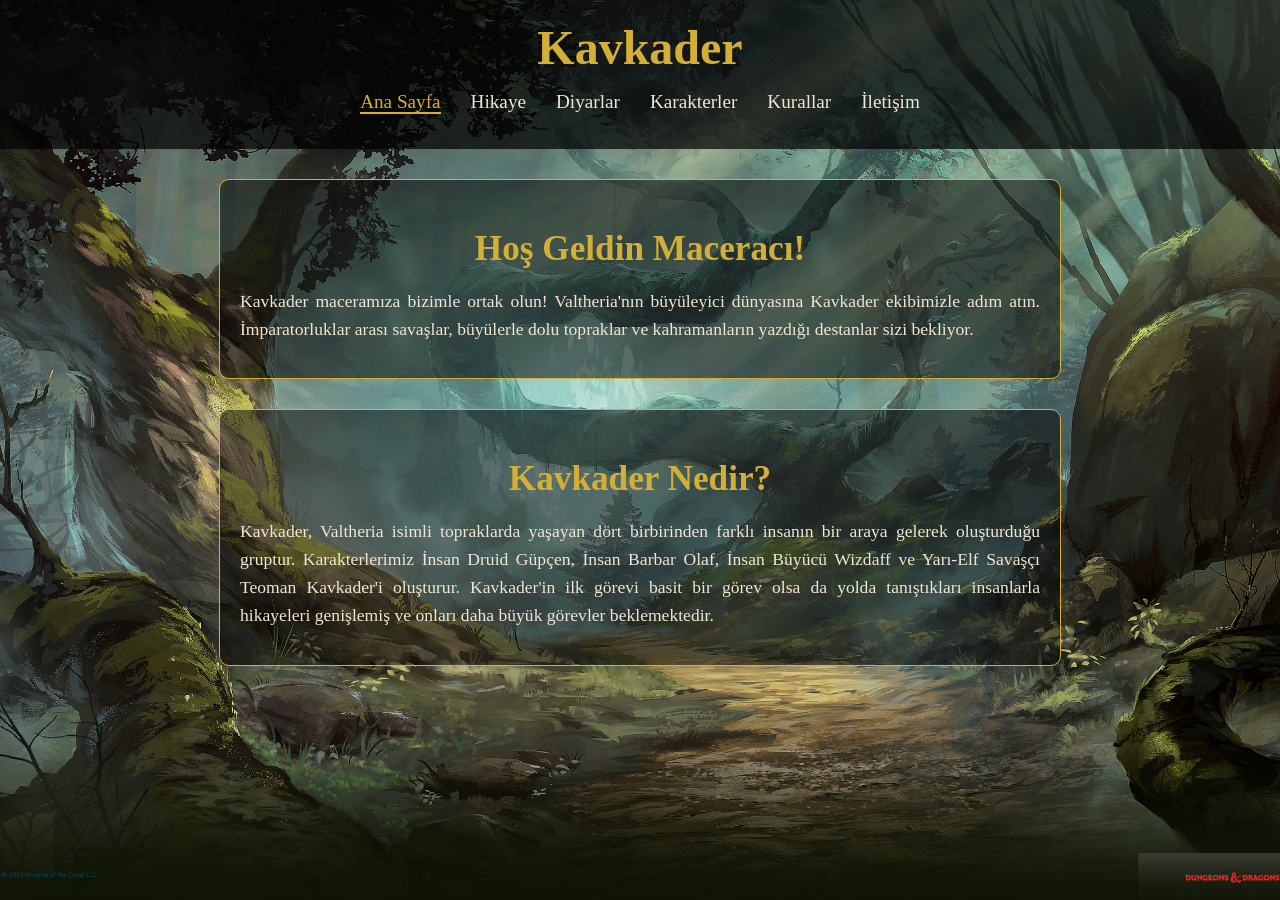
<file: index.html>
<!DOCTYPE html>
<html lang="tr">
<head>
    <meta charset="UTF-8">
    <meta name="viewport" content="width=device-width, initial-scale=1.0">
    <title>Kavkader - Ana Sayfa</title>
    <link rel="stylesheet" href="styles/style.css">
</head>
<body>
    <header>
        <h1>Kavkader</h1>
        <nav>
            <ul>
                <li><a href="index.html" class="active">Ana Sayfa</a></li>
                <li><a href="pages/story.html">Hikaye</a></li>
                <li><a href="pages/worlds.html">Diyarlar</a></li>
                <li><a href="pages/characters.html">Karakterler</a></li>
                <li><a href="pages/rules.html">Kurallar</a></li>
                <li><a href="pages/contact.html">İletişim</a></li>
            </ul>
        </nav>
    </header>

    <div class="content-card">
        <h2>Hoş Geldin Maceracı!</h2>
        <p>Kavkader maceramıza bizimle ortak olun! Valtheria'nın büyüleyici dünyasına Kavkader ekibimizle adım atın. İmparatorluklar arası savaşlar, büyülerle dolu topraklar ve kahramanların yazdığı destanlar sizi bekliyor.</p>
    </div>

    <div class="content-card">
        <h2>Kavkader Nedir?</h2>
        <p>Kavkader, Valtheria isimli topraklarda yaşayan dört birbirinden farklı insanın bir araya gelerek oluşturduğu gruptur. Karakterlerimiz İnsan Druid Güpçen, İnsan Barbar Olaf, İnsan Büyücü Wizdaff ve Yarı-Elf Savaşçı Teoman Kavkader'i oluşturur. Kavkader'in ilk görevi basit bir görev olsa da yolda tanıştıkları insanlarla hikayeleri genişlemiş ve onları daha büyük görevler beklemektedir.</p>
    </div>

</body>
</html>
</file>
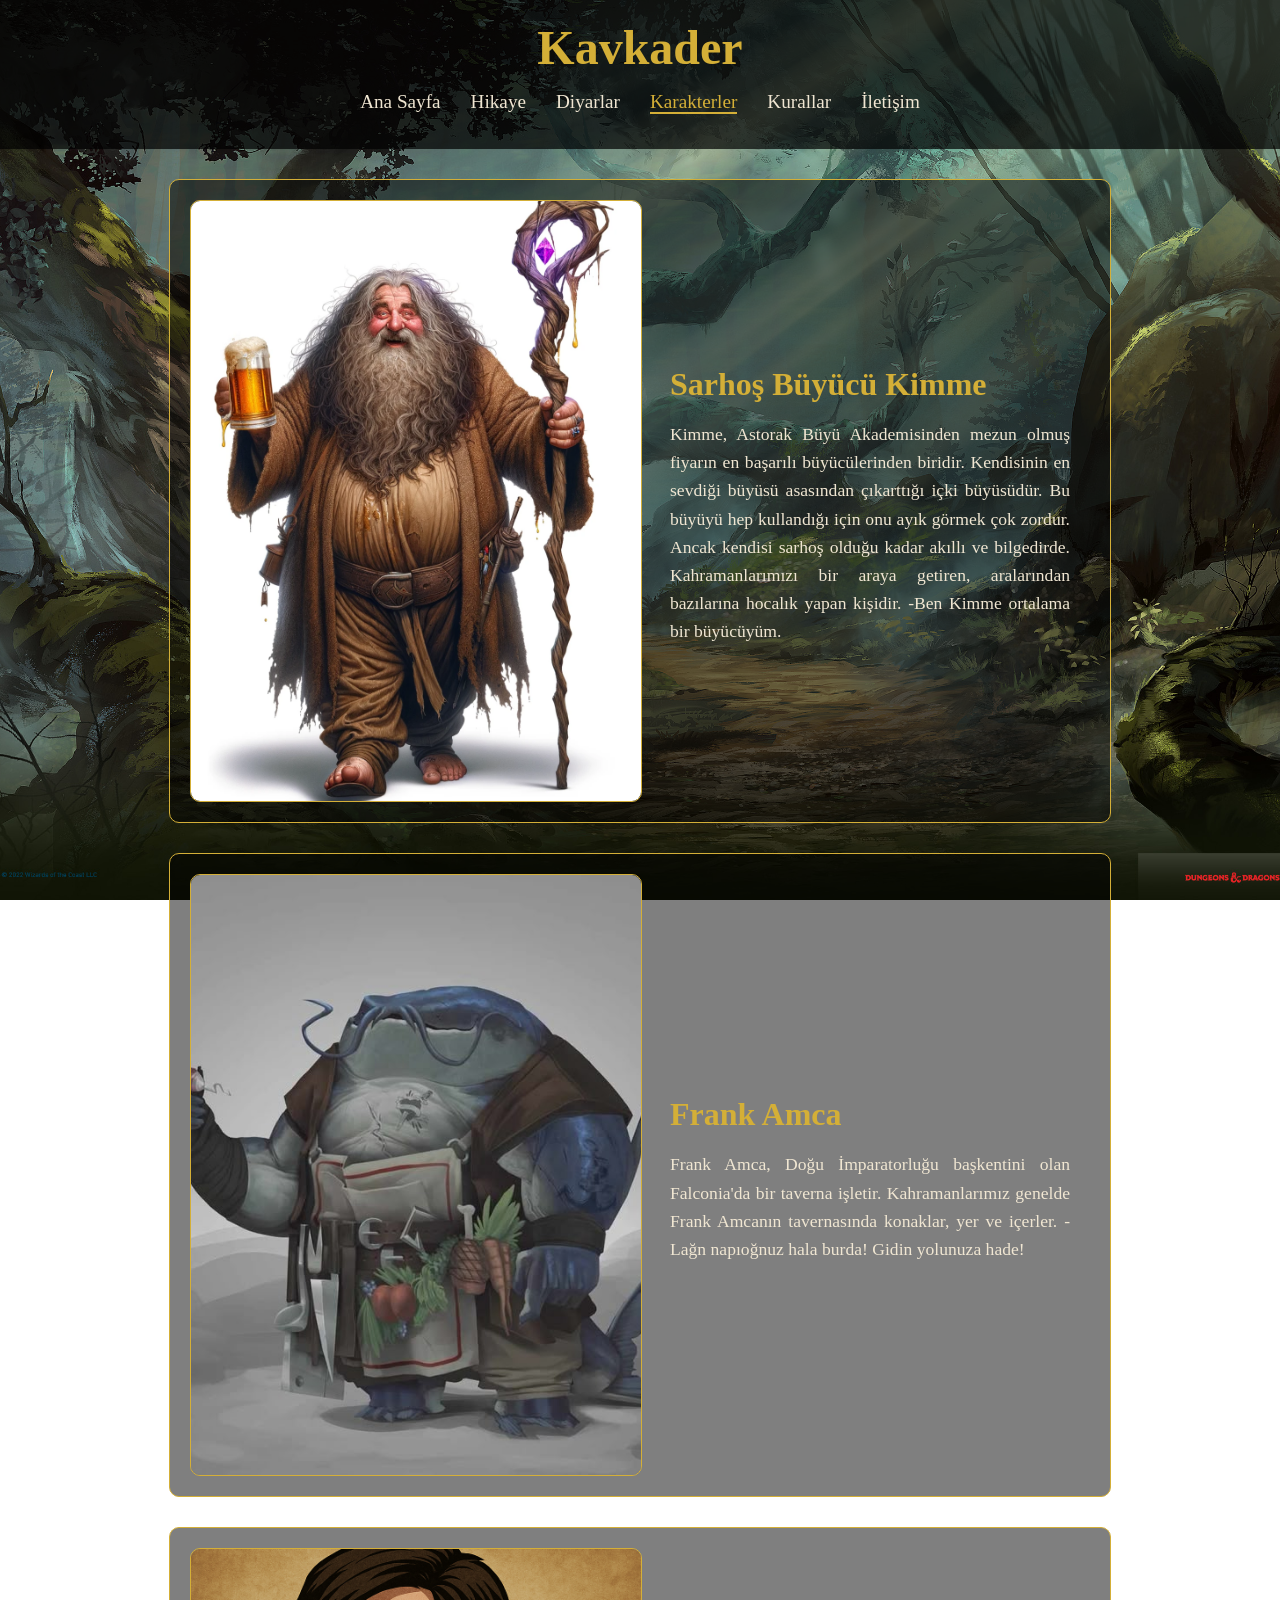
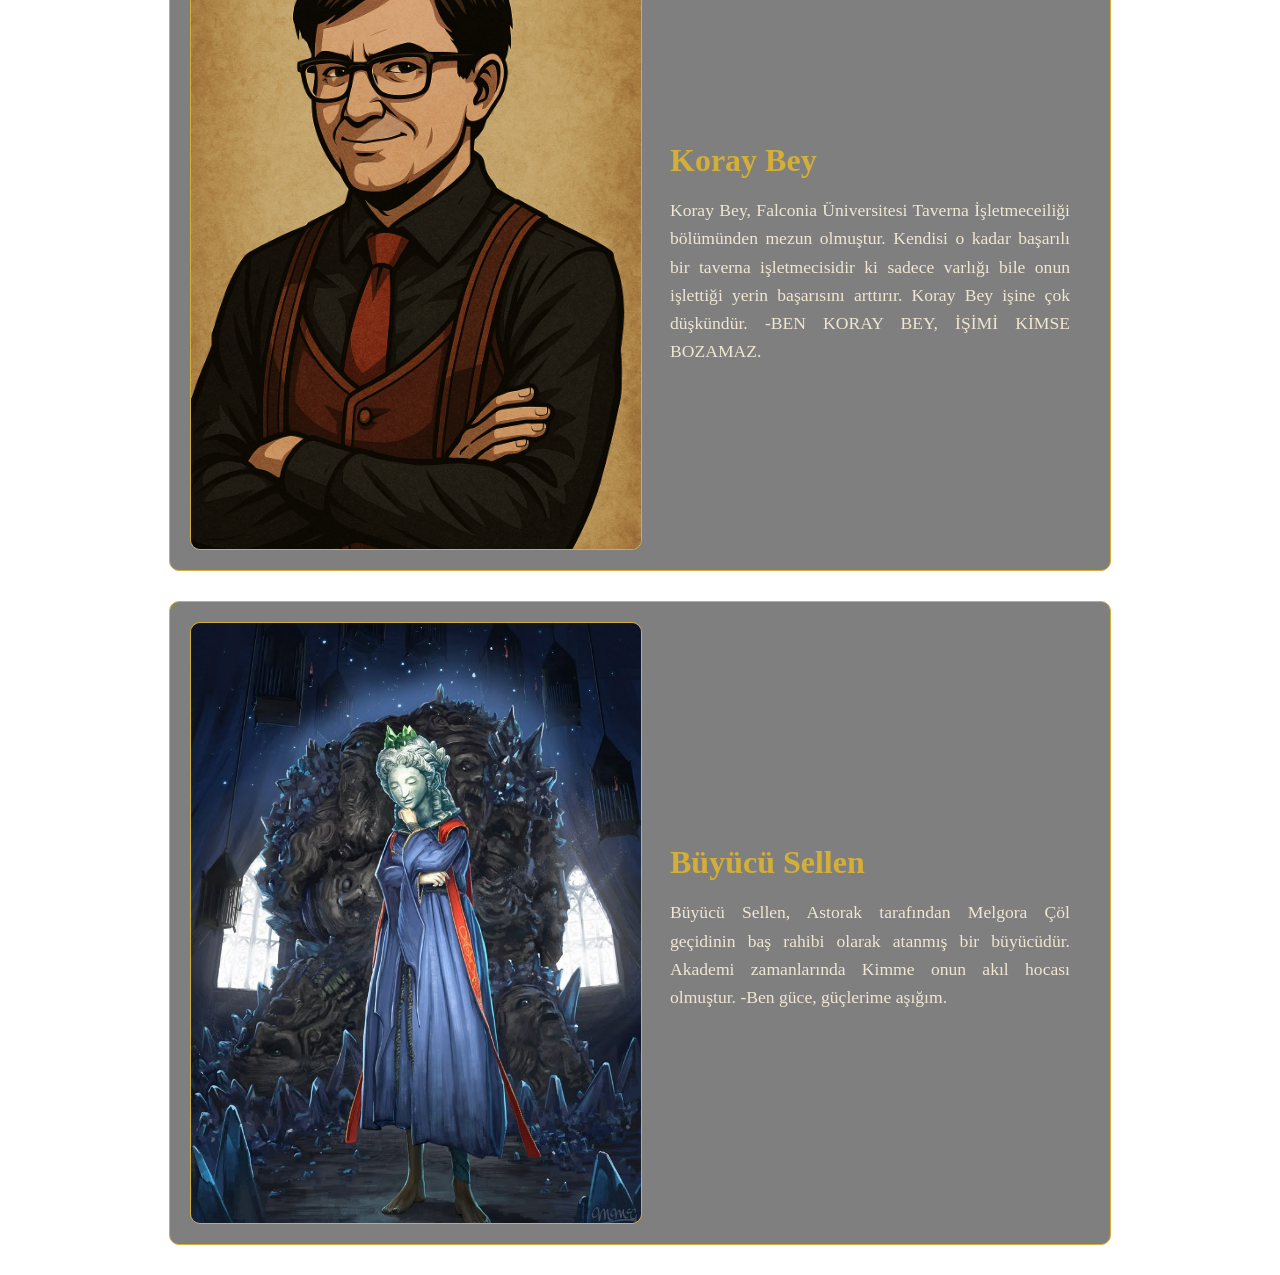
<file: pages/characters.html>
<!DOCTYPE html>
<html lang="tr">
<head>
    <meta charset="UTF-8">
    <meta name="viewport" content="width=device-width, initial-scale=1.0">
    <title>Kavkader - Karakterler</title>
    <link rel="stylesheet" href="../styles/style.css">
</head>
<body>
    <header>
        <h1>Kavkader</h1>
        <nav>
            <ul>
                <li><a href="../index.html">Ana Sayfa</a></li>
                <li><a href="story.html">Hikaye</a></li>
                <li><a href="worlds.html">Diyarlar</a></li>
                <li><a href="characters.html" class="active">Karakterler</a></li>
                <li><a href="rules.html">Kurallar</a></li>
                <li><a href="contact.html">İletişim</a></li>
            </ul>
        </nav>
    </header>

    <div class="character-card left">
        <img src="../assets/images/kimme.jpg" alt="Kimme">
        <div class="character-info">
            <h2>Sarhoş Büyücü Kimme</h2>
            <p>Kimme, Astorak Büyü Akademisinden mezun olmuş fiyarın en başarılı büyücülerinden biridir. Kendisinin en sevdiği büyüsü asasından çıkarttığı içki büyüsüdür.
                Bu büyüyü hep kullandığı için onu ayık görmek çok zordur. Ancak kendisi sarhoş olduğu kadar akıllı ve bilgedirde. Kahramanlarımızı bir araya getiren,
                aralarından bazılarına hocalık yapan kişidir. -Ben Kimme ortalama bir büyücüyüm. 
            </p>
        </div>
    </div>

    <div class="character-card right">
        <div class="character-info">
            <h2>Frank Amca</h2>
            <p>Frank Amca, Doğu İmparatorluğu başkentini olan Falconia'da bir taverna işletir. Kahramanlarımız genelde Frank Amcanın tavernasında konaklar, yer ve içerler.
                -Lağn napıoğnuz hala burda! Gidin yolunuza hade!
            </p>
        </div>
        <img src="../assets/images/frank_amca.jpg" alt="Frank Amca">
    </div>

    <div class="character-card left">
        <img src="../assets/images/koray_bey.jpg" alt="Koray Bey">
        <div class="character-info">
            <h2>Koray Bey</h2>
            <p>Koray Bey, Falconia Üniversitesi Taverna İşletmeceiliği bölümünden mezun olmuştur. Kendisi o kadar başarılı bir taverna işletmecisidir ki sadece varlığı bile onun işlettiği yerin
                başarısını arttırır. Koray Bey işine çok düşkündür. -BEN KORAY BEY, İŞİMİ KİMSE BOZAMAZ.
            </p>
        </div>
    </div>

    <div class="character-card right">
        <div class="character-info">
            <h2>Büyücü Sellen</h2>
            <p>Büyücü Sellen, Astorak tarafından Melgora Çöl geçidinin baş rahibi olarak atanmış bir büyücüdür. Akademi zamanlarında Kimme onun akıl hocası olmuştur.
                -Ben güce, güçlerime aşığım.
            </p>
        </div>
        <img src="../assets/images/sellen.jpg" alt="Büyücü Sellen">
    </div>
</body>
</html>
</file>
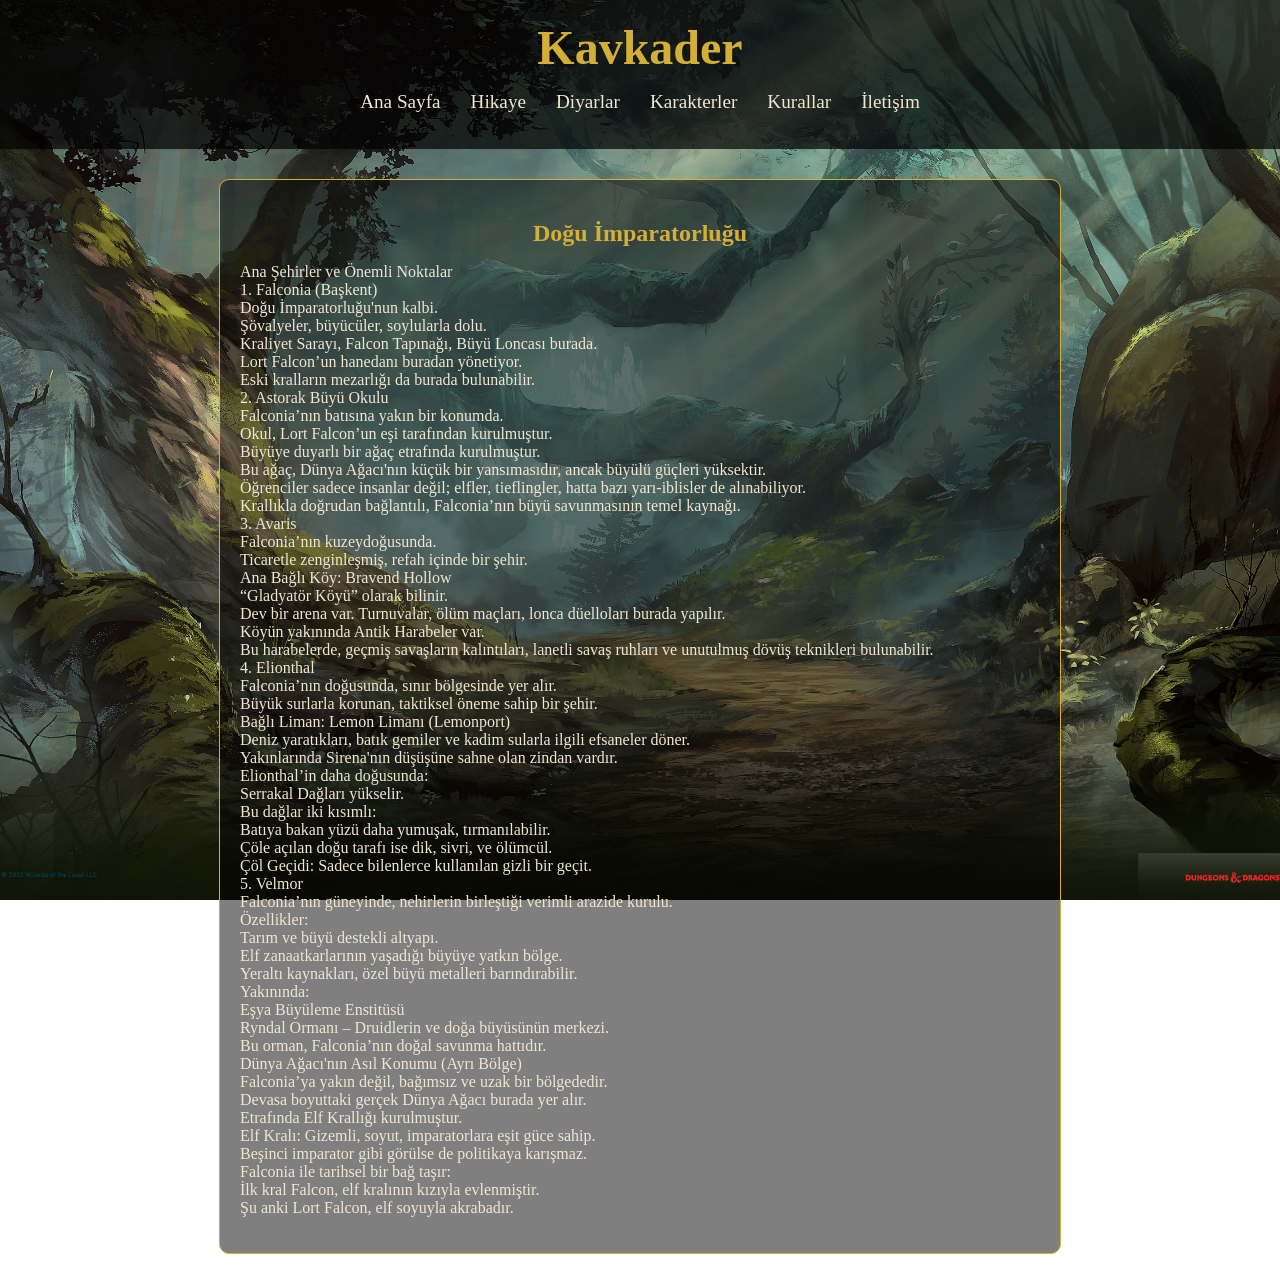
<file: pages/east.html>
<!DOCTYPE html>
<html lang="tr">
<head>
    <meta charset="UTF-8">
    <meta name="viewport" content="width=device-width, initial-scale=1.0">
    <title>Kavkader - Doğu İmparatorluğu</title>
    <link rel="stylesheet" href="../styles/style.css">
</head>
<body>
    <header>
        <h1>Kavkader</h1>
        <nav>
            <ul>
                <li><a href="../index.html">Ana Sayfa</a></li>
                <li><a href="story.html">Hikaye</a></li>
                <li><a href="worlds.html">Diyarlar</a></li>
                <li><a href="characters.html">Karakterler</a></li>
                <li><a href="rules.html">Kurallar</a></li>
                <li><a href="contact.html">İletişim</a></li>
            </ul>
        </nav>
    </header>

    <div class="empire-container">
        <h2>Doğu İmparatorluğu</h2>
        <p>
            Ana Şehirler ve Önemli Noktalar<br>
1. Falconia (Başkent)<br>
	Doğu İmparatorluğu'nun kalbi.<br>
	Şövalyeler, büyücüler, soylularla dolu.<br>
	Kraliyet Sarayı, Falcon Tapınağı, Büyü Loncası burada.<br>
	Lort Falcon’un hanedanı buradan yönetiyor.<br>
	Eski kralların mezarlığı da burada bulunabilir.<br>

2. Astorak Büyü Okulu<br>
	Falconia’nın batısına yakın bir konumda.<br>
	Okul, Lort Falcon’un eşi tarafından kurulmuştur.<br>
	Büyüye duyarlı bir ağaç etrafında kurulmuştur.<br>
	Bu ağaç, Dünya Ağacı'nın küçük bir yansımasıdır, ancak büyülü güçleri yüksektir.<br>
	Öğrenciler sadece insanlar değil; elfler, tieflingler, hatta bazı yarı-iblisler de alınabiliyor.<br>
	Krallıkla doğrudan bağlantılı, Falconia’nın büyü savunmasının temel kaynağı.<br>

3. Avaris<br>
	Falconia’nın kuzeydoğusunda.<br>
	Ticaretle zenginleşmiş, refah içinde bir şehir.<br>
	Ana Bağlı Köy: Bravend Hollow<br>
	“Gladyatör Köyü” olarak bilinir.<br>
	Dev bir arena var. Turnuvalar, ölüm maçları, lonca düelloları burada yapılır.<br>
	Köyün yakınında Antik Harabeler var.<br>
	Bu harabelerde, geçmiş savaşların kalıntıları, lanetli savaş ruhları ve unutulmuş dövüş teknikleri bulunabilir.<br>

4. Elionthal<br>
	Falconia’nın doğusunda, sınır bölgesinde yer alır.<br>
	Büyük surlarla korunan, taktiksel öneme sahip bir şehir.<br>
	Bağlı Liman: Lemon Limanı (Lemonport)<br>
	Deniz yaratıkları, batık gemiler ve kadim sularla ilgili efsaneler döner.<br>
	Yakınlarında Sirena'nın düşüşüne sahne olan zindan vardır.<br>
	Elionthal’in daha doğusunda:<br>
	Serrakal Dağları yükselir.<br>
	Bu dağlar iki kısımlı:<br>
	Batıya bakan yüzü daha yumuşak, tırmanılabilir.<br>
	Çöle açılan doğu tarafı ise dik, sivri, ve ölümcül.<br>
	Çöl Geçidi: Sadece bilenlerce kullanılan gizli bir geçit.<br>

5. Velmor<br>
	Falconia’nın güneyinde, nehirlerin birleştiği verimli arazide kurulu.<br>
	Özellikler:<br>
	Tarım ve büyü destekli altyapı.<br>
	Elf zanaatkarlarının yaşadığı büyüye yatkın bölge.<br>
	Yeraltı kaynakları, özel büyü metalleri barındırabilir.<br>
	Yakınında:<br>
	Eşya Büyüleme Enstitüsü<br>
	Ryndal Ormanı – Druidlerin ve doğa büyüsünün merkezi.<br>
	Bu orman, Falconia’nın doğal savunma hattıdır.<br>

 Dünya Ağacı'nın Asıl Konumu (Ayrı Bölge)<br>
	Falconia’ya yakın değil, bağımsız ve uzak bir bölgededir.<br>
	Devasa boyuttaki gerçek Dünya Ağacı burada yer alır.<br>
	Etrafında Elf Krallığı kurulmuştur.<br>
	Elf Kralı: Gizemli, soyut, imparatorlara eşit güce sahip.<br>
	Beşinci imparator gibi görülse de politikaya karışmaz.<br>
	Falconia ile tarihsel bir bağ taşır:<br>
	İlk kral Falcon, elf kralının kızıyla evlenmiştir.<br>
	Şu anki Lort Falcon, elf soyuyla akrabadır.<br>

        </p>
    </div>
</body>
</html>
</file>
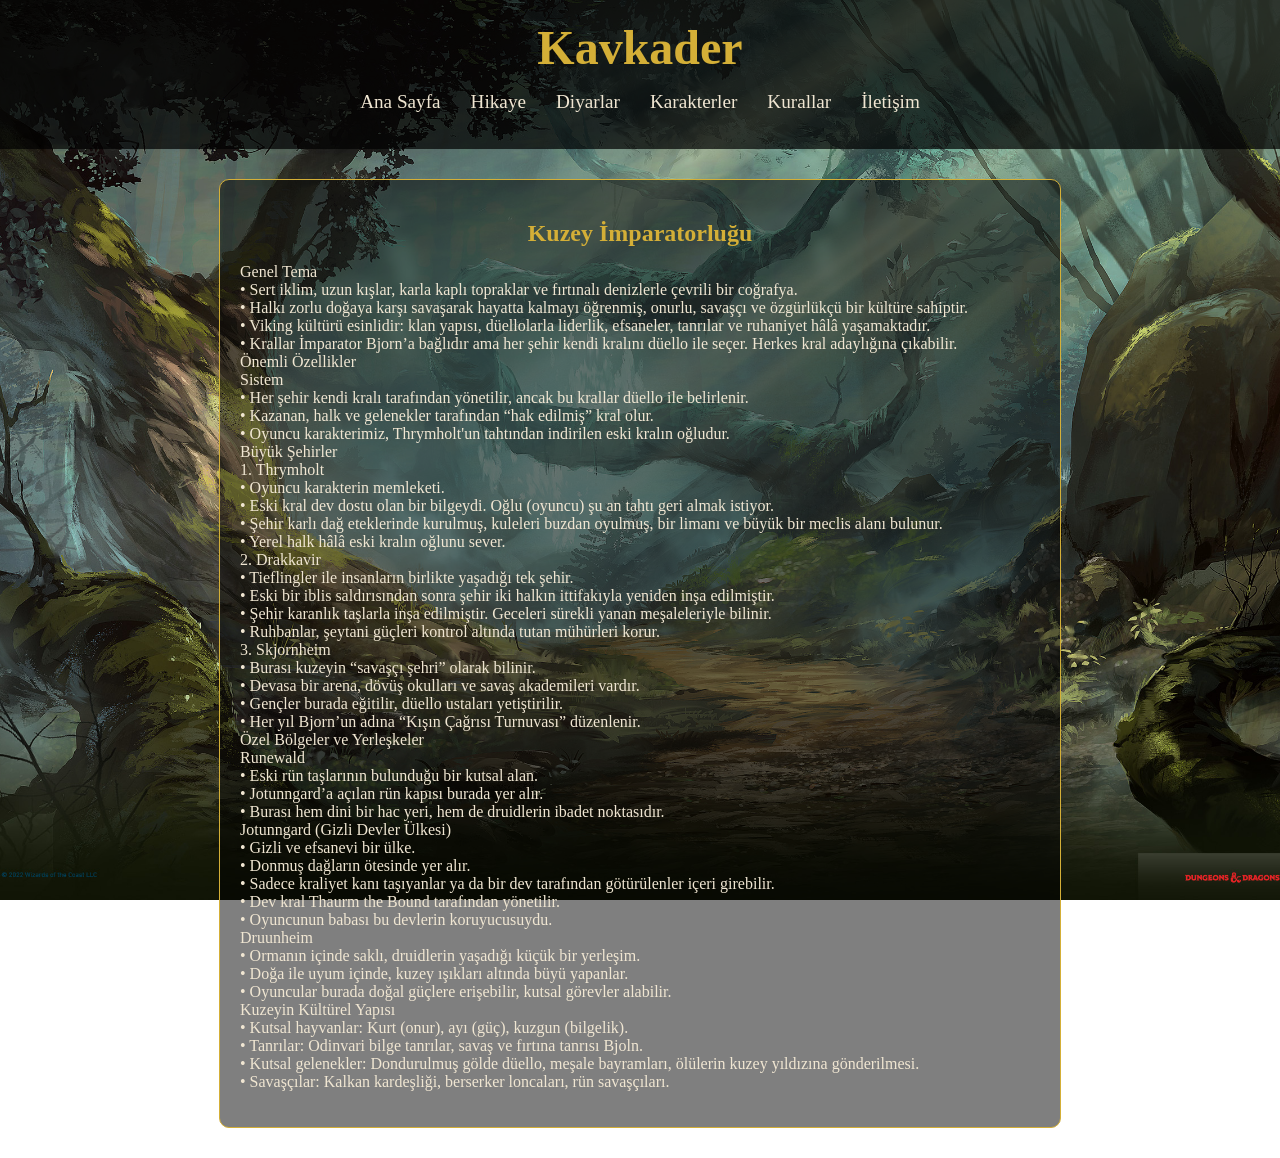
<file: pages/north.html>
<!DOCTYPE html>
<html lang="tr">
<head>
    <meta charset="UTF-8">
    <meta name="viewport" content="width=device-width, initial-scale=1.0">
    <title>Kavkader - Kuzey İmparatorluğu</title>
    <link rel="stylesheet" href="../styles/style.css">
</head>
<body>
    <header>
        <h1>Kavkader</h1>
        <nav>
            <ul>
                <li><a href="../index.html">Ana Sayfa</a></li>
                <li><a href="story.html">Hikaye</a></li>
                <li><a href="worlds.html">Diyarlar</a></li>
                <li><a href="characters.html">Karakterler</a></li>
                <li><a href="rules.html">Kurallar</a></li>
                <li><a href="contact.html">İletişim</a></li>
            </ul>
        </nav>
    </header>

    <div class="empire-container">
        <h2>Kuzey İmparatorluğu</h2>
        <p>
            Genel Tema<br>
•	Sert iklim, uzun kışlar, karla kaplı topraklar ve fırtınalı denizlerle çevrili bir coğrafya. <br>
•	Halkı zorlu doğaya karşı savaşarak hayatta kalmayı öğrenmiş, onurlu, savaşçı ve özgürlükçü bir kültüre sahiptir.<br>
•	Viking kültürü esinlidir: klan yapısı, düellolarla liderlik, efsaneler, tanrılar ve ruhaniyet hâlâ yaşamaktadır.<br>
•	Krallar İmparator Bjorn’a bağlıdır ama her şehir kendi kralını düello ile seçer. Herkes kral adaylığına çıkabilir.<br>
Önemli Özellikler<br>
Sistem<br>
•	Her şehir kendi kralı tarafından yönetilir, ancak bu krallar düello ile belirlenir.<br>
•	Kazanan, halk ve gelenekler tarafından “hak edilmiş” kral olur.<br>
•	Oyuncu karakterimiz, Thrymholt'un tahtından indirilen eski kralın oğludur.<br>

Büyük Şehirler<br>
1. Thrymholt<br>
•	Oyuncu karakterin memleketi.<br>
•	Eski kral dev dostu olan bir bilgeydi. Oğlu (oyuncu) şu an tahtı geri almak istiyor.<br>
•	Şehir karlı dağ eteklerinde kurulmuş, kuleleri buzdan oyulmuş, bir limanı ve büyük bir meclis alanı bulunur.<br>
•	Yerel halk hâlâ eski kralın oğlunu sever.<br>
2. Drakkavir<br>
•	Tieflingler ile insanların birlikte yaşadığı tek şehir.<br>
•	Eski bir iblis saldırısından sonra şehir iki halkın ittifakıyla yeniden inşa edilmiştir.<br>
•	Şehir karanlık taşlarla inşa edilmiştir. Geceleri sürekli yanan meşaleleriyle bilinir.<br>
•	Ruhbanlar, şeytani güçleri kontrol altında tutan mühürleri korur.<br>
3. Skjornheim<br>
•	Burası kuzeyin “savaşçı şehri” olarak bilinir.<br>
•	Devasa bir arena, dövüş okulları ve savaş akademileri vardır.<br>
•	Gençler burada eğitilir, düello ustaları yetiştirilir.<br>
•	Her yıl Bjorn’un adına “Kışın Çağrısı Turnuvası” düzenlenir.<br>

Özel Bölgeler ve Yerleşkeler<br>
Runewald<br>
•	Eski rün taşlarının bulunduğu bir kutsal alan.<br>
•	Jotunngard’a açılan rün kapısı burada yer alır.<br>
•	Burası hem dini bir hac yeri, hem de druidlerin ibadet noktasıdır.<br>
Jotunngard (Gizli Devler Ülkesi)<br>
•	Gizli ve efsanevi bir ülke.<br>
•	Donmuş dağların ötesinde yer alır.<br>
•	Sadece kraliyet kanı taşıyanlar ya da bir dev tarafından götürülenler içeri girebilir.<br>
•	Dev kral Thaurm the Bound tarafından yönetilir.<br>
•	Oyuncunun babası bu devlerin koruyucusuydu.<br>
Druunheim<br>
•	Ormanın içinde saklı, druidlerin yaşadığı küçük bir yerleşim.<br>
•	Doğa ile uyum içinde, kuzey ışıkları altında büyü yapanlar.<br>
•	Oyuncular burada doğal güçlere erişebilir, kutsal görevler alabilir.<br>

Kuzeyin Kültürel Yapısı<br>
•	Kutsal hayvanlar: Kurt (onur), ayı (güç), kuzgun (bilgelik).<br>
•	Tanrılar: Odinvari bilge tanrılar, savaş ve fırtına tanrısı Bjoln.<br>
•	Kutsal gelenekler: Dondurulmuş gölde düello, meşale bayramları, ölülerin kuzey yıldızına gönderilmesi.<br>
•	Savaşçılar: Kalkan kardeşliği, berserker loncaları, rün savaşçıları.<br>

        </p>
    </div>
</body>
</html>
</file>
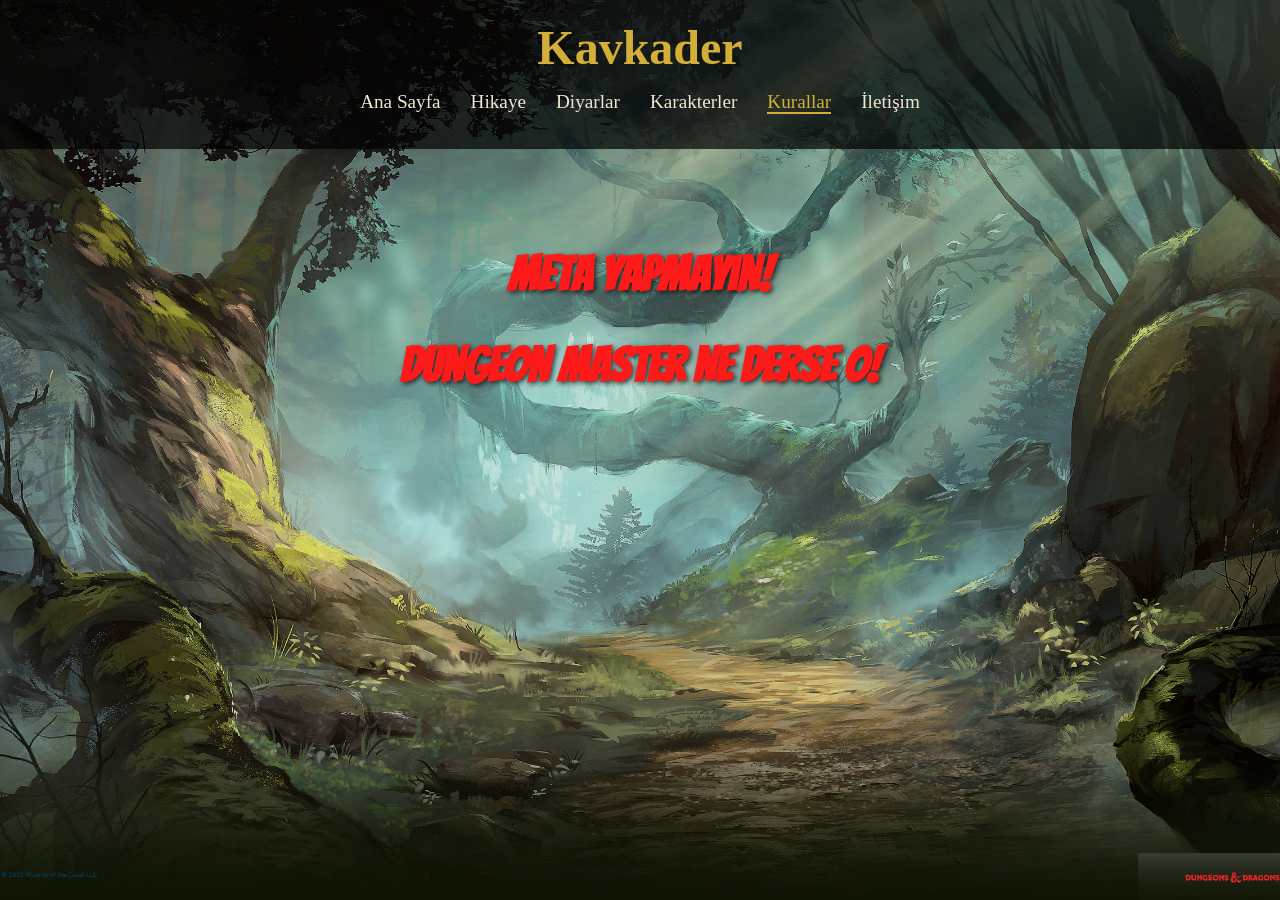
<file: pages/rules.html>
<!DOCTYPE html>
<html lang="tr">
<head>
    <meta charset="UTF-8">
    <meta name="viewport" content="width=device-width, initial-scale=1.0">
    <title>Kavkader - Kurallar</title>
    <link rel="stylesheet" href="../styles/style.css">
    <link href="https://fonts.googleapis.com/css2?family=Bangers&display=swap" rel="stylesheet">
</head>
<body>
    <header>
        <h1>Kavkader</h1>
        <nav>
            <ul>
                <li><a href="../index.html">Ana Sayfa</a></li>
                <li><a href="story.html">Hikaye</a></li>
                <li><a href="worlds.html">Diyarlar</a></li>
                <li><a href="characters.html">Karakterler</a></li>
                <li><a href="rules.html" class="active">Kurallar</a></li>
                <li><a href="contact.html">İletişim</a></li>
            </ul>
        </nav>
    </header>

    <div class="rules-container">
        <h2 class="rule-warning">Meta Yapmayın!</h2>
        <h2 class="rule-warning">Dungeon Master Ne Derse O!</h2>
    </div>
</body>
</html>
</file>
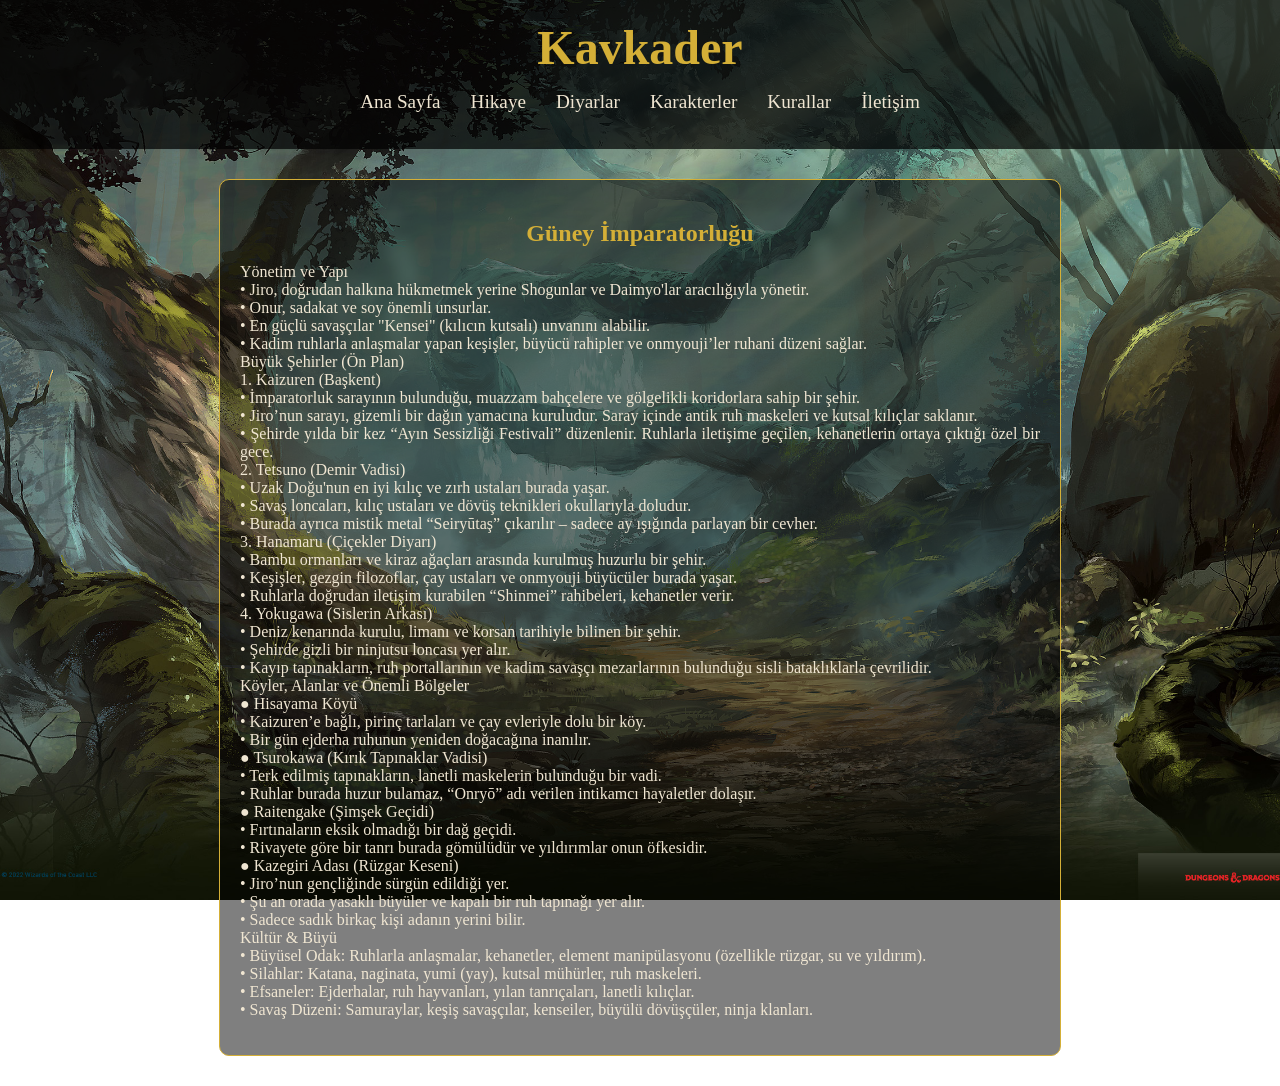
<file: pages/south.html>
<!DOCTYPE html>
<html lang="tr">
<head>
    <meta charset="UTF-8">
    <meta name="viewport" content="width=device-width, initial-scale=1.0">
    <title>Kavkader - Güney İmparatorluğu</title>
    <link rel="stylesheet" href="../styles/style.css">
</head>
<body>
    <header>
        <h1>Kavkader</h1>
        <nav>
            <ul>
                <li><a href="../index.html">Ana Sayfa</a></li>
                <li><a href="story.html">Hikaye</a></li>
                <li><a href="worlds.html">Diyarlar</a></li>
                <li><a href="characters.html">Karakterler</a></li>
                <li><a href="rules.html">Kurallar</a></li>
                <li><a href="contact.html">İletişim</a></li>
            </ul>
        </nav>
    </header>

    <div class="empire-container">
        <h2>Güney İmparatorluğu</h2>
        <p>
            Yönetim ve Yapı <br>
•	Jiro, doğrudan halkına hükmetmek yerine Shogunlar ve Daimyo'lar aracılığıyla yönetir.<br>
•	Onur, sadakat ve soy önemli unsurlar.<br>
•	En güçlü savaşçılar "Kensei" (kılıcın kutsalı) unvanını alabilir.<br>
•	Kadim ruhlarla anlaşmalar yapan keşişler, büyücü rahipler ve onmyouji’ler ruhani düzeni sağlar.<br>

Büyük Şehirler (Ön Plan)<br>
1. Kaizuren (Başkent)<br>
•	İmparatorluk sarayının bulunduğu, muazzam bahçelere ve gölgelikli koridorlara sahip bir şehir.<br>
•	Jiro’nun sarayı, gizemli bir dağın yamacına kuruludur. Saray içinde antik ruh maskeleri ve kutsal kılıçlar saklanır.<br>
•	Şehirde yılda bir kez “Ayın Sessizliği Festivali” düzenlenir. Ruhlarla iletişime geçilen, kehanetlerin ortaya çıktığı özel bir gece.<br>
2. Tetsuno (Demir Vadisi)<br>
•	Uzak Doğu'nun en iyi kılıç ve zırh ustaları burada yaşar.<br>
•	Savaş loncaları, kılıç ustaları ve dövüş teknikleri okullarıyla doludur.<br>
•	Burada ayrıca mistik metal “Seiryūtaş” çıkarılır – sadece ay ışığında parlayan bir cevher.<br>
3. Hanamaru (Çiçekler Diyarı)<br>
•	Bambu ormanları ve kiraz ağaçları arasında kurulmuş huzurlu bir şehir.<br>
•	Keşişler, gezgin filozoflar, çay ustaları ve onmyouji büyücüler burada yaşar.<br>
•	Ruhlarla doğrudan iletişim kurabilen “Shinmei” rahibeleri, kehanetler verir.<br>
4. Yokugawa (Sislerin Arkası)<br>
•	Deniz kenarında kurulu, limanı ve korsan tarihiyle bilinen bir şehir.<br>
•	Şehirde gizli bir ninjutsu loncası yer alır.<br>
•	Kayıp tapınakların, ruh portallarının ve kadim savaşçı mezarlarının bulunduğu sisli bataklıklarla çevrilidir.<br>

Köyler, Alanlar ve Önemli Bölgeler<br>
● Hisayama Köyü<br>
•	Kaizuren’e bağlı, pirinç tarlaları ve çay evleriyle dolu bir köy.<br>
•	Bir gün ejderha ruhunun yeniden doğacağına inanılır.<br>
● Tsurokawa (Kırık Tapınaklar Vadisi)<br>
•	Terk edilmiş tapınakların, lanetli maskelerin bulunduğu bir vadi.<br>
•	Ruhlar burada huzur bulamaz, “Onryō” adı verilen intikamcı hayaletler dolaşır.<br>
● Raitengake (Şimşek Geçidi)<br>
•	Fırtınaların eksik olmadığı bir dağ geçidi.<br>
•	Rivayete göre bir tanrı burada gömülüdür ve yıldırımlar onun öfkesidir.<br>
● Kazegiri Adası (Rüzgar Keseni)<br>
•	Jiro’nun gençliğinde sürgün edildiği yer.<br>
•	Şu an orada yasaklı büyüler ve kapalı bir ruh tapınağı yer alır.<br>
•	Sadece sadık birkaç kişi adanın yerini bilir.<br>

Kültür & Büyü<br>
•	Büyüsel Odak: Ruhlarla anlaşmalar, kehanetler, element manipülasyonu (özellikle rüzgar, su ve yıldırım).<br>
•	Silahlar: Katana, naginata, yumi (yay), kutsal mühürler, ruh maskeleri.<br>
•	Efsaneler: Ejderhalar, ruh hayvanları, yılan tanrıçaları, lanetli kılıçlar.<br>
•	Savaş Düzeni: Samuraylar, keşiş savaşçılar, kenseiler, büyülü dövüşçüler, ninja klanları.<br>

        </p>
    </div>
</body>
</html>
</file>
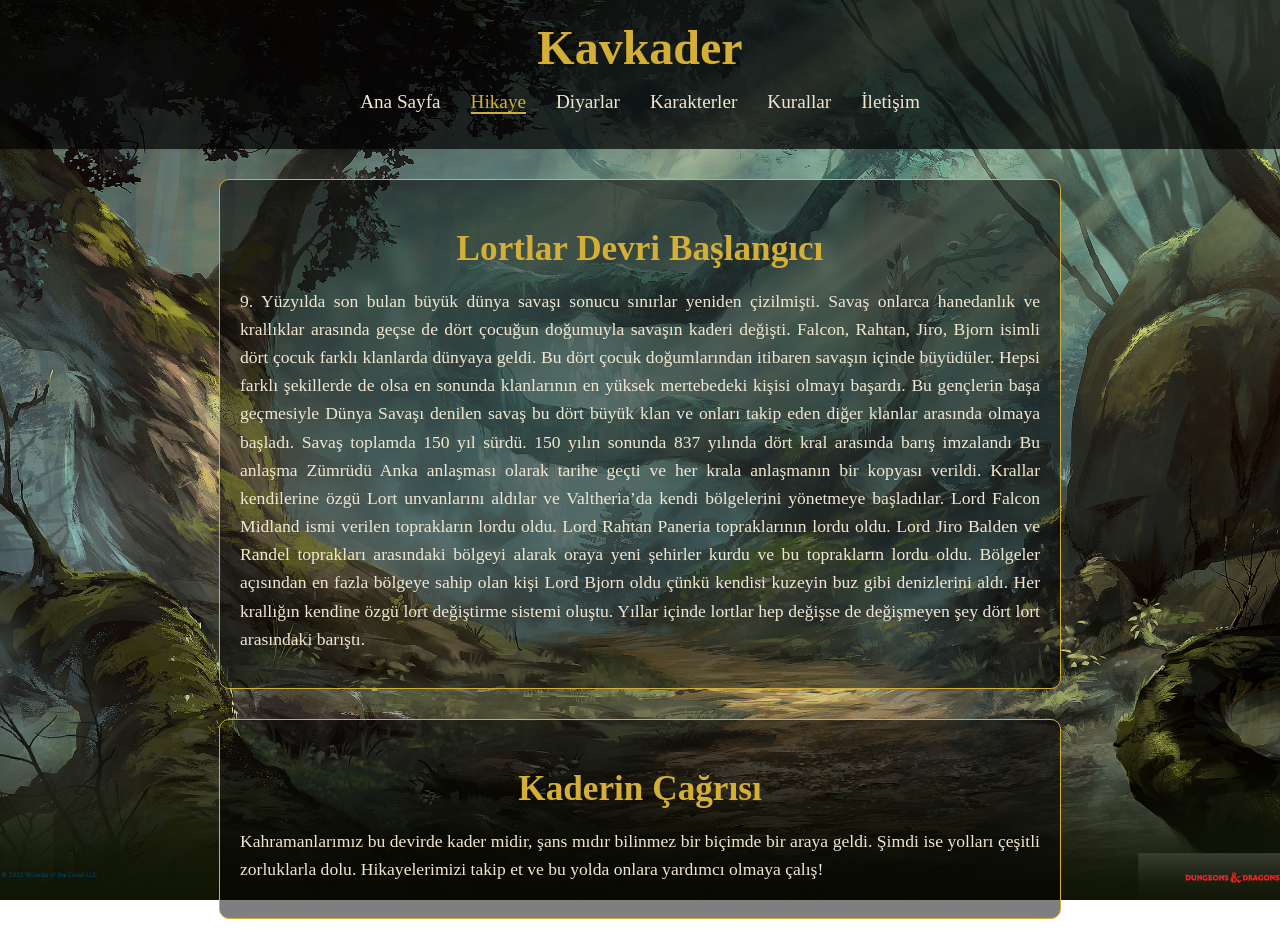
<file: pages/story.html>
<!DOCTYPE html>
<html lang="tr">
<head>
    <meta charset="UTF-8">
    <meta name="viewport" content="width=device-width, initial-scale=1.0">
    <title>Kavkader - Hikaye</title>
    <link rel="stylesheet" href="../styles/style.css">
</head>
<body>
    <header>
        <h1>Kavkader</h1>
        <nav>
            <ul>
                <li><a href="../index.html">Ana Sayfa</a></li>
                <li><a href="story.html" class="active">Hikaye</a></li>
                <li><a href="worlds.html">Diyarlar</a></li>
                <li><a href="characters.html">Karakterler</a></li>
                <li><a href="rules.html">Kurallar</a></li>
                <li><a href="contact.html">İletişim</a></li>
            </ul>
        </nav>
    </header>

    <div class="content-card">
        <h2>Lortlar Devri Başlangıcı</h2>
        <p>9. Yüzyılda son bulan büyük dünya savaşı sonucu sınırlar yeniden çizilmişti. Savaş onlarca hanedanlık ve krallıklar arasında geçse de dört çocuğun doğumuyla savaşın kaderi değişti. Falcon, Rahtan, Jiro, Bjorn isimli dört çocuk farklı klanlarda dünyaya geldi. Bu dört çocuk doğumlarından itibaren savaşın içinde büyüdüler. Hepsi farklı şekillerde de olsa en sonunda klanlarının en yüksek mertebedeki kişisi olmayı başardı. Bu gençlerin başa geçmesiyle Dünya Savaşı denilen savaş bu dört büyük klan ve onları takip eden diğer klanlar arasında olmaya başladı.  
	Savaş toplamda 150 yıl sürdü. 150 yılın sonunda 837 yılında dört kral arasında barış imzalandı Bu anlaşma Zümrüdü Anka anlaşması olarak tarihe geçti ve her krala anlaşmanın bir kopyası verildi. Krallar kendilerine özgü Lort unvanlarını aldılar ve Valtheria’da kendi bölgelerini yönetmeye başladılar. Lord Falcon Midland ismi verilen toprakların lordu oldu. Lord Rahtan Paneria topraklarının lordu oldu. Lord  Jiro Balden ve Randel toprakları arasındaki bölgeyi alarak oraya yeni şehirler kurdu ve bu toprakların lordu oldu. Bölgeler açısından en fazla bölgeye sahip olan kişi Lord Bjorn oldu çünkü kendisi kuzeyin buz gibi denizlerini aldı. Her krallığın kendine özgü lort değiştirme sistemi oluştu. Yıllar içinde lortlar hep değişse de değişmeyen şey dört lort arasındaki barıştı.
</p>
    </div>

    <div class="content-card">
        <h2>Kaderin Çağrısı</h2>
        <p>Kahramanlarımız bu devirde kader midir, şans mıdır bilinmez bir biçimde bir araya geldi. Şimdi ise yolları çeşitli zorluklarla dolu.
            Hikayelerimizi takip et ve bu yolda onlara yardımcı olmaya çalış!
        </p>
    </div>

</body>
</html>
</file>
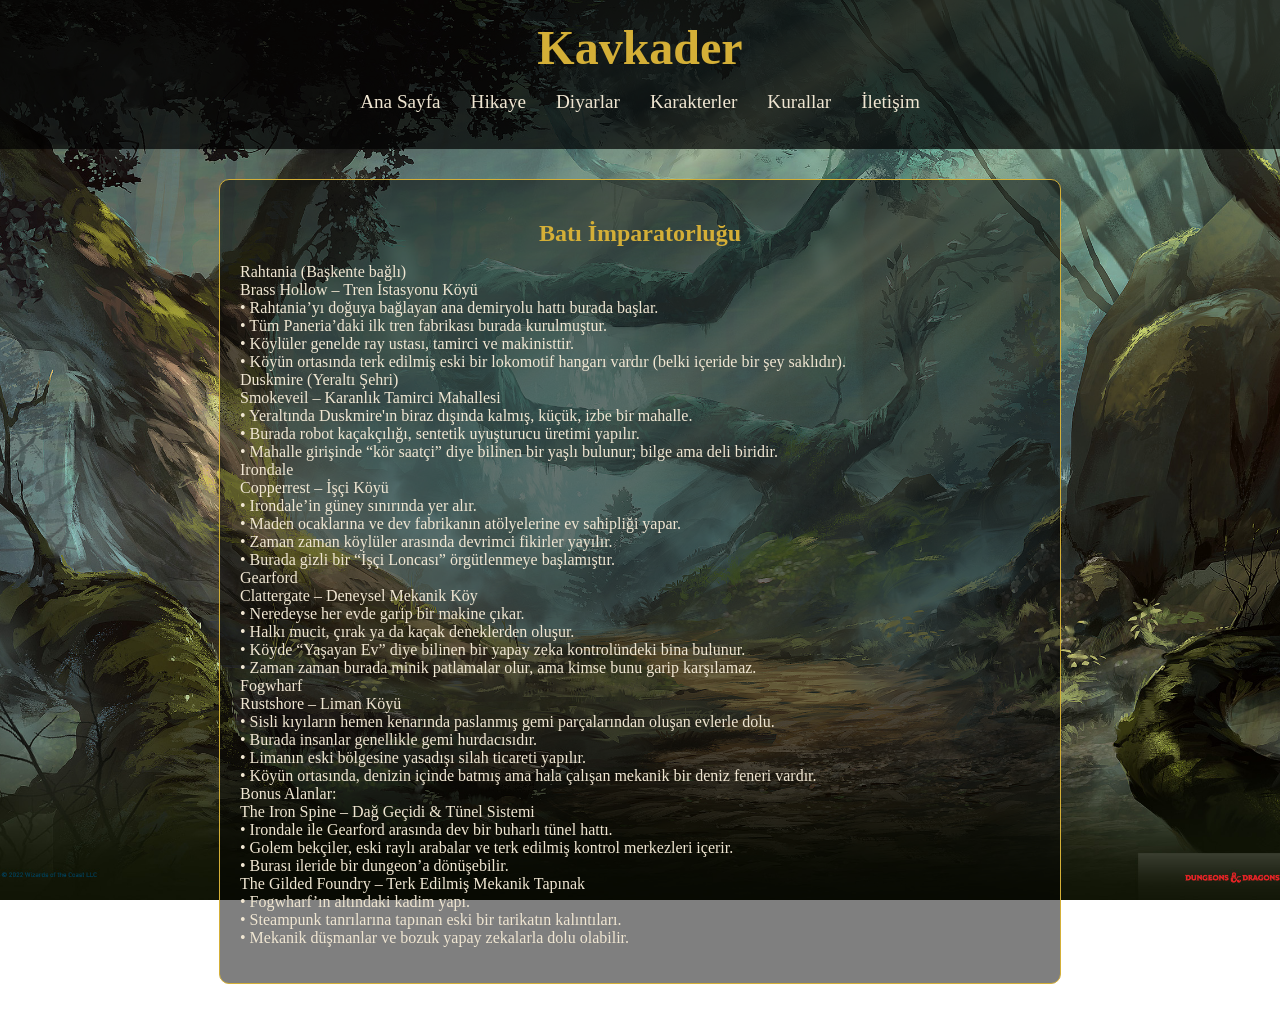
<file: pages/west.html>
<!DOCTYPE html>
<html lang="tr">
<head>
    <meta charset="UTF-8">
    <meta name="viewport" content="width=device-width, initial-scale=1.0">
    <title>Kavkader - Batı İmparatorluğu</title>
    <link rel="stylesheet" href="../styles/style.css">
</head>
<body>
    <header>
        <h1>Kavkader</h1>
        <nav>
            <ul>
                <li><a href="../index.html">Ana Sayfa</a></li>
                <li><a href="story.html">Hikaye</a></li>
                <li><a href="worlds.html">Diyarlar</a></li>
                <li><a href="characters.html">Karakterler</a></li>
                <li><a href="rules.html">Kurallar</a></li>
                <li><a href="contact.html">İletişim</a></li>
            </ul>
        </nav>
    </header>

    <div class="empire-container">
        <h2>Batı İmparatorluğu</h2>
        <p>
            Rahtania (Başkente bağlı)<br>
Brass Hollow – Tren İstasyonu Köyü<br>
•	Rahtania’yı doğuya bağlayan ana demiryolu hattı burada başlar.<br>
•	Tüm Paneria’daki ilk tren fabrikası burada kurulmuştur.<br>
•	Köylüler genelde ray ustası, tamirci ve makinisttir.<br>
•	Köyün ortasında terk edilmiş eski bir lokomotif hangarı vardır (belki içeride bir şey saklıdır).<br>

Duskmire (Yeraltı Şehri)<br>
Smokeveil – Karanlık Tamirci Mahallesi<br>
•	Yeraltında Duskmire'ın biraz dışında kalmış, küçük, izbe bir mahalle.<br>
•	Burada robot kaçakçılığı, sentetik uyuşturucu üretimi yapılır.<br>
•	Mahalle girişinde “kör saatçi” diye bilinen bir yaşlı bulunur; bilge ama deli biridir.<br>

Irondale<br>
Copperrest – İşçi Köyü<br>
•	Irondale’in güney sınırında yer alır.<br>
•	Maden ocaklarına ve dev fabrikanın atölyelerine ev sahipliği yapar.<br>
•	Zaman zaman köylüler arasında devrimci fikirler yayılır.<br>
•	Burada gizli bir “İşçi Loncası” örgütlenmeye başlamıştır.<br>

Gearford<br>
Clattergate – Deneysel Mekanik Köy<br>
•	Neredeyse her evde garip bir makine çıkar.<br>
•	Halkı mucit, çırak ya da kaçak deneklerden oluşur.<br>
•	Köyde “Yaşayan Ev” diye bilinen bir yapay zeka kontrolündeki bina bulunur.<br>
•	Zaman zaman burada minik patlamalar olur, ama kimse bunu garip karşılamaz.<br>

Fogwharf<br>
 Rustshore – Liman Köyü<br>
•	Sisli kıyıların hemen kenarında paslanmış gemi parçalarından oluşan evlerle dolu.<br>
•	Burada insanlar genellikle gemi hurdacısıdır.<br>
•	Limanın eski bölgesine yasadışı silah ticareti yapılır.<br>
•	Köyün ortasında, denizin içinde batmış ama hala çalışan mekanik bir deniz feneri vardır.<br>

Bonus Alanlar:<br>
The Iron Spine – Dağ Geçidi & Tünel Sistemi<br>
•	Irondale ile Gearford arasında dev bir buharlı tünel hattı.<br>
•	Golem bekçiler, eski raylı arabalar ve terk edilmiş kontrol merkezleri içerir.<br>
•	Burası ileride bir dungeon’a dönüşebilir.<br>
The Gilded Foundry – Terk Edilmiş Mekanik Tapınak<br>
•	Fogwharf’ın altındaki kadim yapı.<br>
•	Steampunk tanrılarına tapınan eski bir tarikatın kalıntıları.<br>
•	Mekanik düşmanlar ve bozuk yapay zekalarla dolu olabilir.<br>

        </p>
    </div>
</body>
</html>
</file>
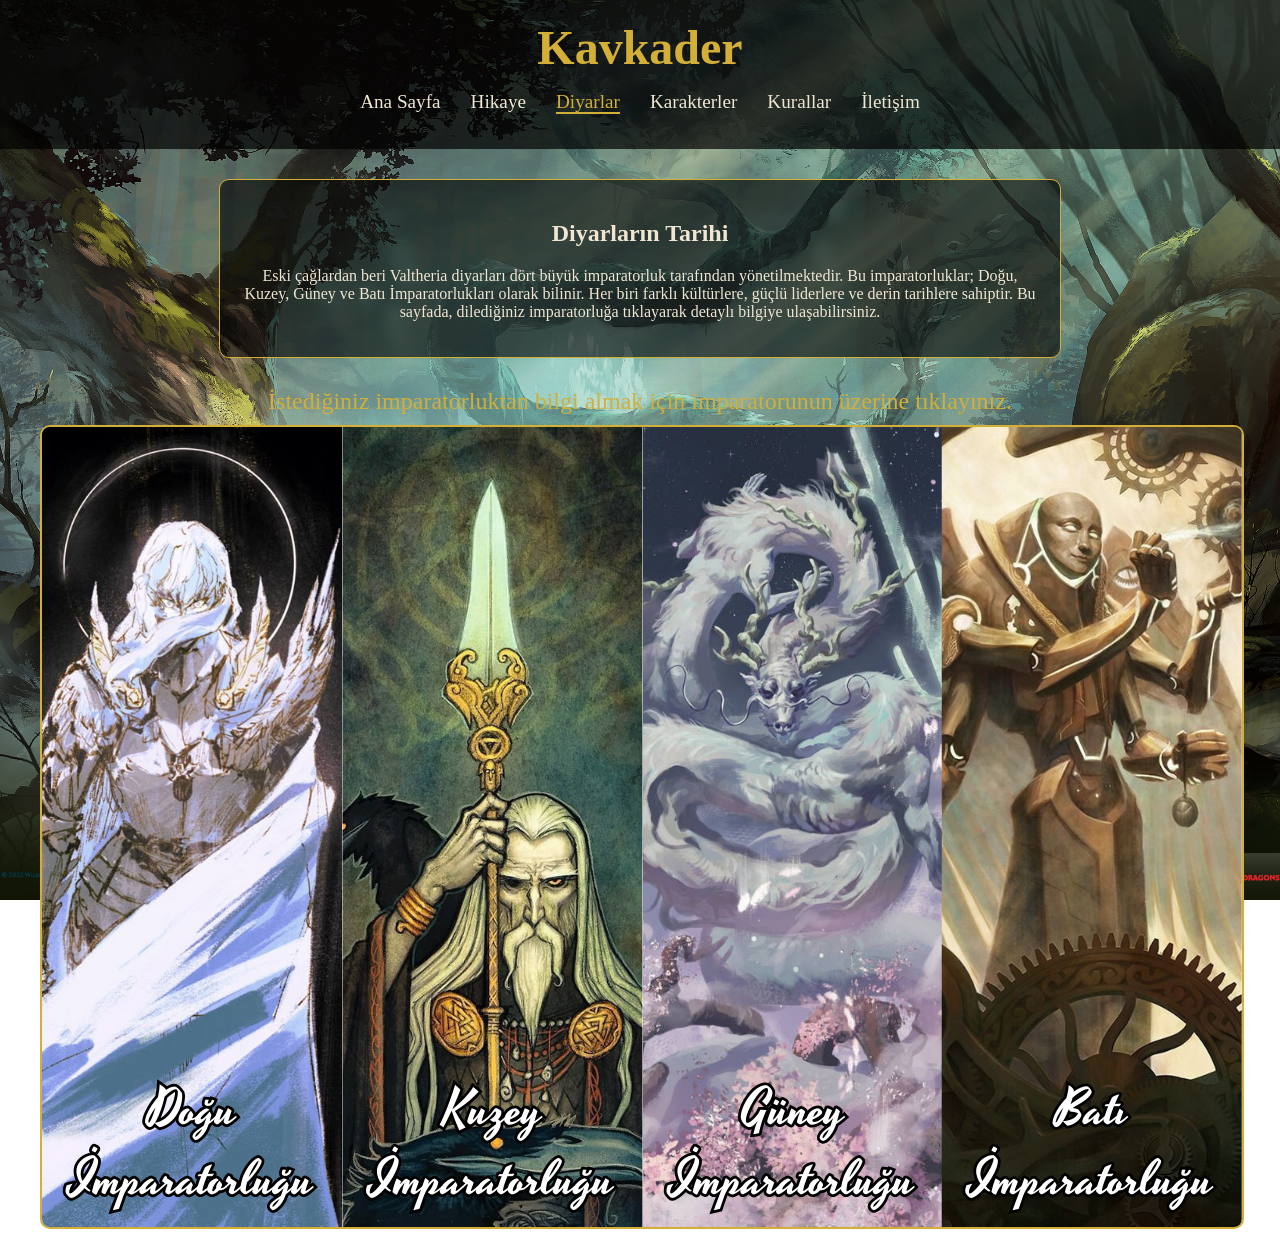
<file: pages/worlds.html>
<!DOCTYPE html>
<html lang="tr">

<head>
    <meta charset="UTF-8">
    <meta name="viewport" content="width=device-width, initial-scale=1.0">
    <title>Kavkader - Diyarlar</title>
    <link rel="stylesheet" href="../styles/style.css">
</head>
<body>
    <header>
        <h1>Kavkader</h1>
        <nav>
            <ul>
                <li><a href="../index.html">Ana Sayfa</a></li>
                <li><a href="story.html">Hikaye</a></li>
                <li><a href="worlds.html" class="active">Diyarlar</a></li>
                <li><a href="characters.html">Karakterler</a></li>
                <li><a href="rules.html">Kurallar</a></li>
                <li><a href="contact.html">İletişim</a></li>
            </ul>
        </nav>
    </header>

    <div class="worlds-intro">
        <h2>Diyarların Tarihi</h2>
        <p>Eski çağlardan beri Valtheria diyarları dört büyük imparatorluk tarafından yönetilmektedir. 
        Bu imparatorluklar; Doğu, Kuzey, Güney ve Batı İmparatorlukları olarak bilinir. Her biri farklı kültürlere, 
        güçlü liderlere ve derin tarihlere sahiptir. Bu sayfada, dilediğiniz imparatorluğa tıklayarak detaylı bilgiye ulaşabilirsiniz.</p>
    </div>

    <div class="worlds-map">
        <p>İstediğiniz imparatorluktan bilgi almak için imparatorunun üzerine tıklayınız.</p>
        <img src="../assets/images/imparatorlar.jpg" usemap="#imparatorluklar" alt="Kavkader Haritası" class="map-image">
        <map name="imparatorluklar">
            <area shape="rect" coords="0,0,300,800" href="east.html" alt="Doğu İmparatorluğu">
            <area shape="rect" coords="300,0,600,800" href="north.html" alt="Kuzey İmparatorluğu">
            <area shape="rect" coords="600,0,900,800" href="south.html" alt="Güney İmparatorluğu">
            <area shape="rect" coords="900,0,1200,800" href="west.html" alt="Batı İmparatorluğu">
        </map>
    
</body>
</html>
</file>
<file: styles/style.css>
/* styles/style.css */

/* Genel Ayarlar */
body {
    font-family: 'Cinzel', serif;
    color: #f0e6d2;
    background: url('../assets/images/background.jpg') no-repeat center center fixed;
    background-size: cover;
    margin: 0;
}

header {
    background-color: rgba(0, 0, 0, 0.7);
    padding: 20px;
    text-align: center;
}

h1 {
    font-size: 3em;
    margin: 0;
    color: #d4af37;
}

nav ul {
    list-style-type: none;
    padding: 0;
    display: flex;
    justify-content: center;
}

nav ul li {
    margin: 0 15px;
}

nav ul li a {
    text-decoration: none;
    color: #f0e6d2;
    font-size: 1.2em;
    transition: color 0.3s;
}

nav ul li a:hover {
    color: #d4af37;
}

nav ul li a.active {
    color: #d4af37;
    border-bottom: 2px solid #d4af37;
}

/* Genel İçerik Kartları */
.content-card {
    background-color: rgba(0, 0, 0, 0.5);
    margin: 30px auto;
    padding: 20px;
    max-width: 800px;
    border-radius: 10px;
    border: 1px solid #d4af37;
    text-align: center;
}

.content-card h2 {
    font-size: 2.2em;
    margin-bottom: 15px;
    color: #d4af37;
}

.content-card p {
    font-size: 1.1em;
    line-height: 1.6em;
    margin-bottom: 15px;
    text-align: justify;
}

/* Diyarlar Sayfası */
.worlds-intro {
    background-color: rgba(0, 0, 0, 0.6);
    margin: 30px auto;
    padding: 20px;
    max-width: 800px;
    border-radius: 10px;
    border: 1px solid #d4af37;
    text-align: center;
}

.worlds-map {
    text-align: center;
    margin: 20px auto;
    max-width: 1200px;
}

.worlds-map p {
    font-size: 1.5em;
    color: #d4af37;
    margin-bottom: 10px;
}

.map-image {
    width: 100%;
    border: 2px solid #d4af37;
    border-radius: 10px;
}

/* Mobil Uyumluluk */
@media (max-width: 768px) {
    nav ul {
        flex-direction: column;
    }
    .content-card, .worlds-intro, .worlds-map {
        max-width: 95%;
    }
    .map-image {
        width: 100%;
    }
}
/* Karakter Kartları */
.character-card {
    display: flex;
    justify-content: space-between;
    align-items: center;
    background-color: rgba(0, 0, 0, 0.5);
    margin: 30px auto;
    padding: 20px;
    max-width: 900px;
    border-radius: 10px;
    border: 1px solid #d4af37;
}

.character-card img {
    width: 450px;
    height: 600px;
    object-fit: cover;
    border-radius: 10px;
    border: 1px solid #d4af37;
}

.character-info {
    max-width: 400px;
    margin: 0 20px;
}

.character-info h2 {
    font-size: 2em;
    margin-bottom: 15px;
    color: #d4af37;
}

.character-info p {
    font-size: 1.1em;
    line-height: 1.6em;
    text-align: justify;
}

/* Karakter Kartları Sıralama */
.character-card.left {
    flex-direction: row;
}

.character-card.right {
    flex-direction: row-reverse;
}

/* Mobil Uyumluluk */
@media (max-width: 768px) {
    .character-card {
        flex-direction: column;
    }
    .character-card img {
        width: 100%;
        height: auto;
    }
    .character-info {
        margin: 20px 0;
    }
}
/* Kurallar Sayfası Tasarımı */
.rules-container {
    text-align: center;
    margin-top: 100px;
}

.rule-warning {
    font-family: 'Bangers', cursive;
    font-size: 3em;
    color: #ff1a1a;
    text-shadow: 2px 2px 5px rgba(0, 0, 0, 0.7);
    margin-bottom: 20px;
    font-weight: bold;
    animation: pulse 1.5s infinite;
}

/* Korkutucu Titreşim Efekti */
@keyframes pulse {
    0%, 100% {
        transform: scale(1);
    }
    50% {
        transform: scale(1.05);
    }
}
/* Hakkında ve İletişim Bölümü Tasarımı */
.about-section, .contact-section {
    background-color: rgba(0, 0, 0, 0.5);
    margin: 30px auto;
    padding: 20px;
    max-width: 800px;
    border-radius: 10px;
    border: 1px solid #d4af37;
    color: #f0e6d2;
}

.about-section h2, .contact-section h2 {
    font-size: 2.2em;
    margin-bottom: 15px;
    color: #d4af37;
    text-align: center;
}

.about-section p {
    font-size: 1.1em;
    line-height: 1.6em;
    text-align: justify;
    margin-bottom: 10px;
}

.contact-section p {
    text-align: center;
    font-size: 1.1em;
}

.contact-link {
    display: flex;
    align-items: center;
    justify-content: center;
    margin-top: 10px;
    text-decoration: none;
    color: #d4af37;
    font-size: 1.3em;
    transition: color 0.3s;
}

.contact-link:hover {
    color: #ffcc00;
}

.contact-icon {
    width: 30px;
    height: 30px;
    margin-right: 10px;
}
/* İmparatorluklar Sayfası Tasarımı */
.empire-container {
    background-color: rgba(0, 0, 0, 0.5);
    margin: 30px auto;
    padding: 20px;
    max-width: 800px;
    border-radius: 10px;
    border: 1px solid #d4af37;
    color: #f0e6d2;
    text-align: justify;
}
.empire-container h2 {
    color: #d4af37;
    text-align: center;
    margin-bottom: 15px;
}
/* -------------------------------
   Oyuncular ve Karakterler Bölümü
----------------------------------*/
.about-players {
    margin: 40px auto;
    max-width: 800px;
    text-align: center;
    background-color: rgba(0, 0, 0, 0.5);
    padding: 20px;
    border-radius: 10px;
    border: 1px solid #d4af37;
}

.dm-section, .players-section {
    margin-bottom: 30px;
}

.dm-section h2, .players-section h2 {
    color: #d4af37;
    font-size: 2em;
    margin-bottom: 15px;
}

.player {
    display: inline-block;
    margin: 15px;
    text-align: center;
    position: relative;
    cursor: pointer;
}

.player img {
    width: 180px;
    height: 240px;
    border-radius: 10px;
    border: 2px solid #d4af37;
    transition: all 0.3s ease;
}

.player img:hover {
    transform: scale(1.05);
}

.player p {
    margin-top: 10px;
    font-size: 1.2em;
    color: #f0e6d2;
}
</file>
